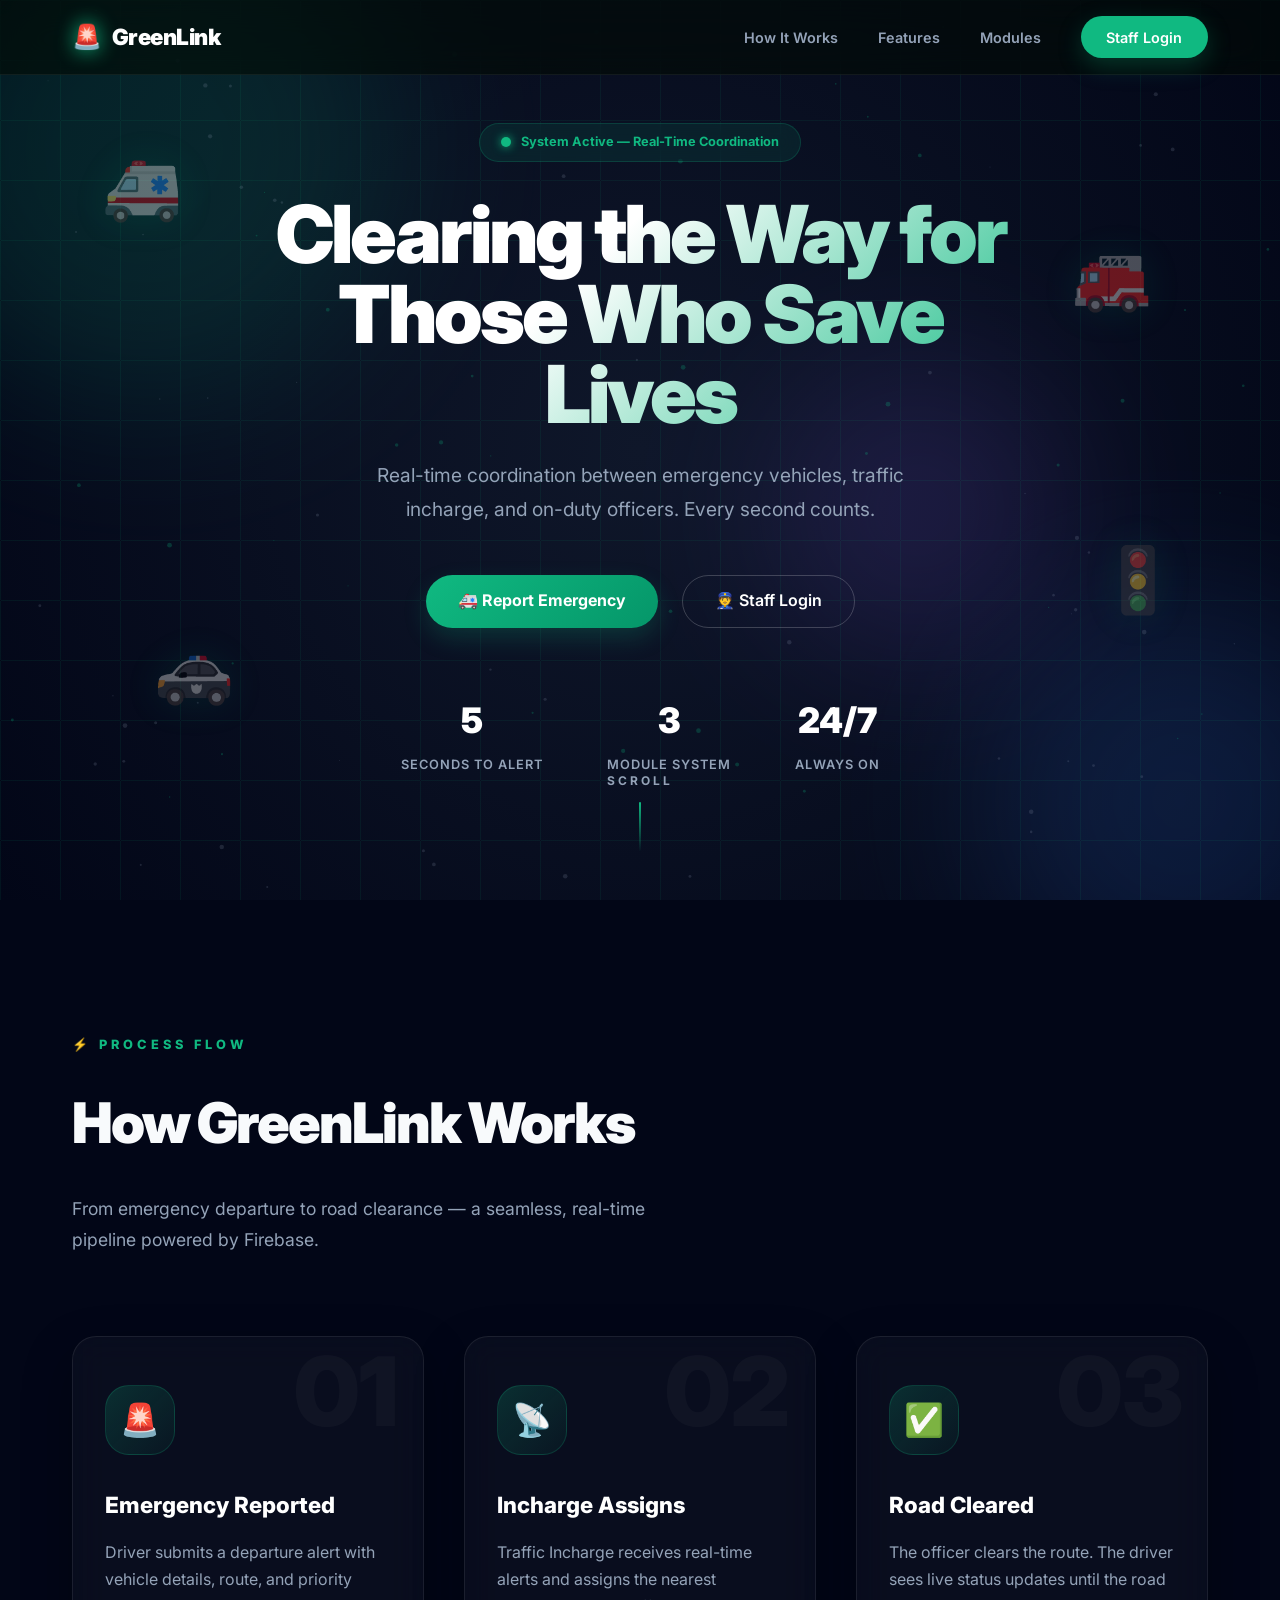
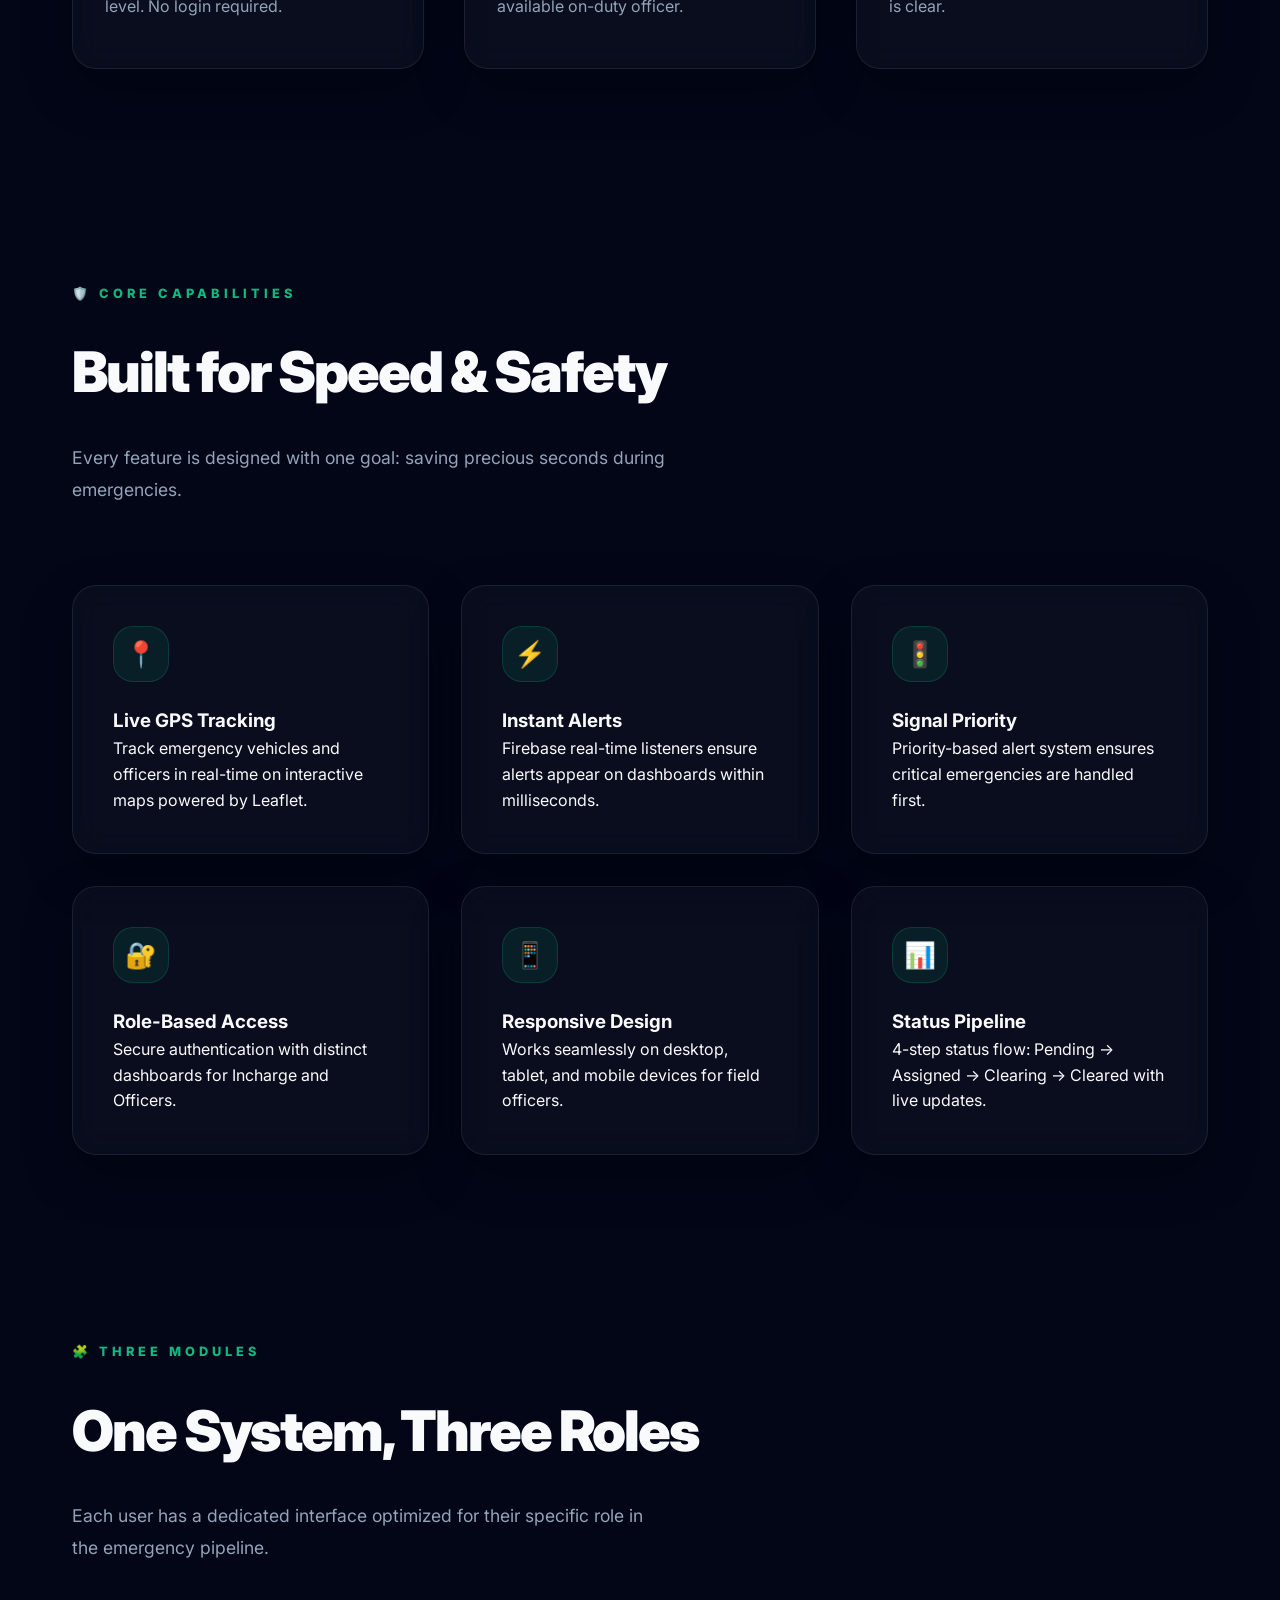
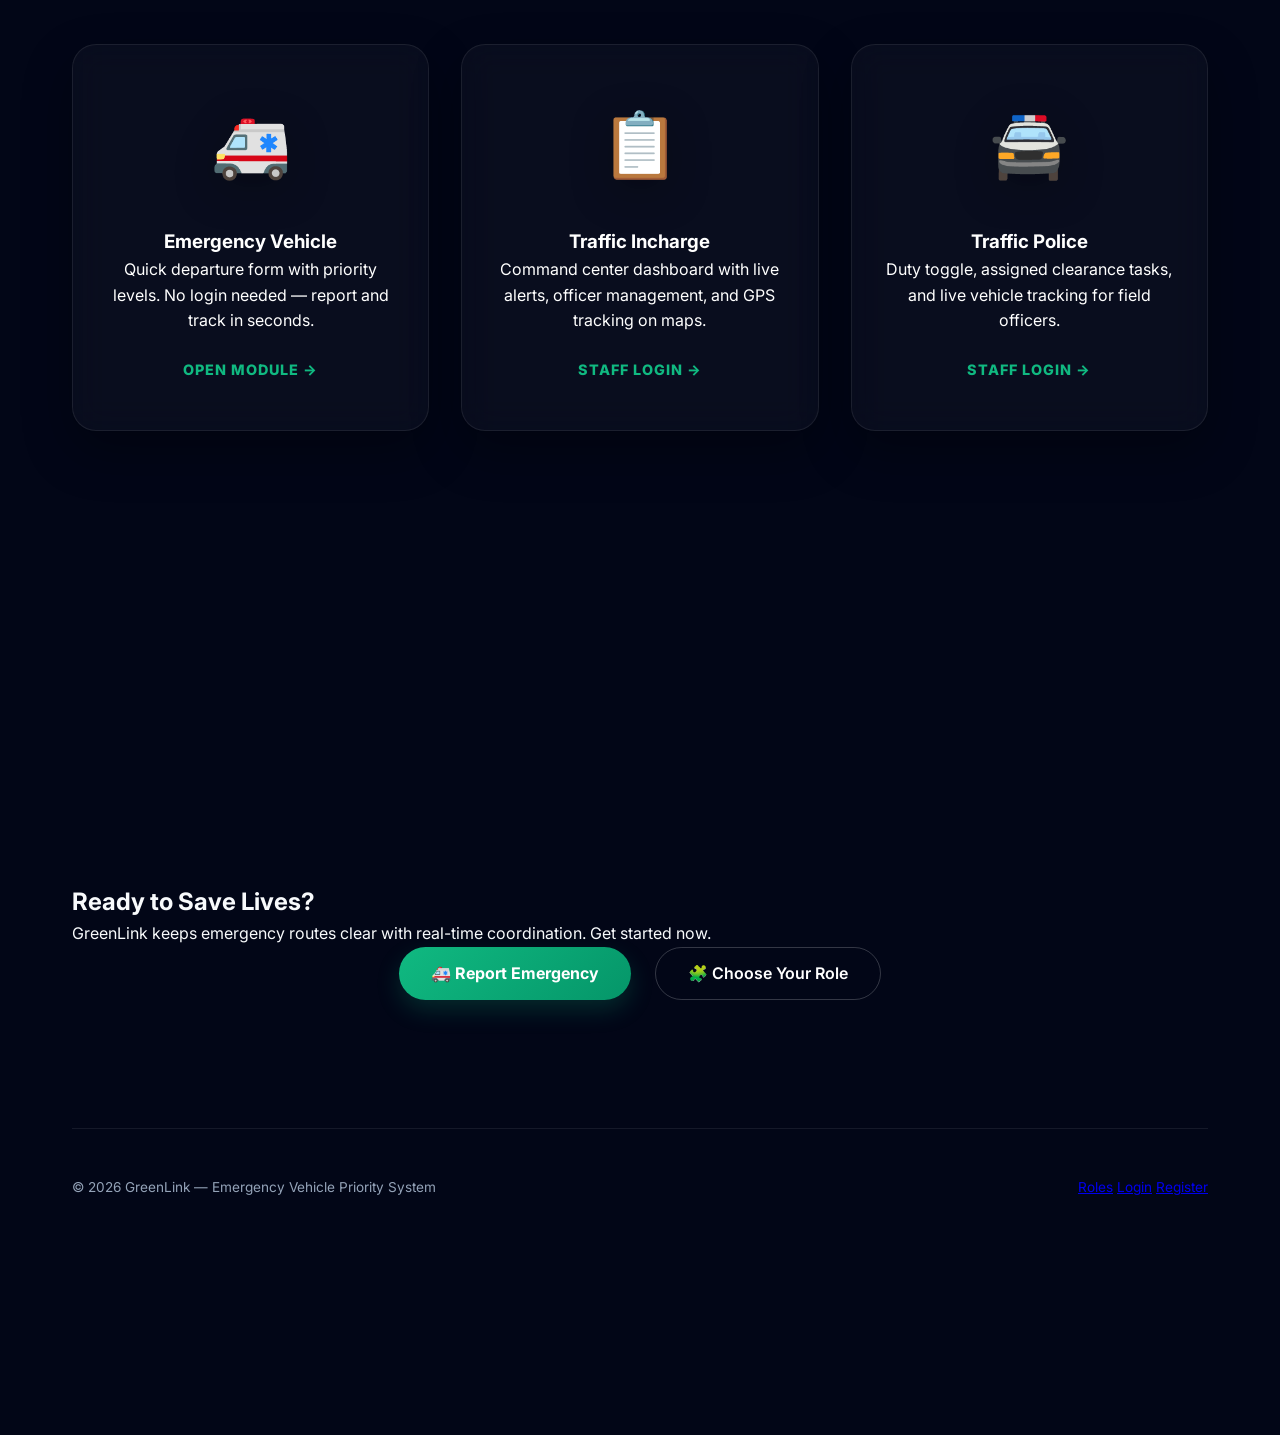
<file: GreenLink---A-Emergency-vehicle-tracking-reporting-and-traffic-clearance-system-main/index.html>
<!DOCTYPE html>
<html lang="en">

<head>
    <meta charset="UTF-8">
    <meta name="viewport" content="width=device-width, initial-scale=1.0">
    <title>GreenLink — Emergency Vehicle Priority System</title>
    <link href="https://fonts.googleapis.com/css2?family=Inter:wght@400;500;600;700;800;900&display=swap"
        rel="stylesheet">
    <link rel="stylesheet" href="styles/global.css">
    <style>
        .section-inner {
            width: 100%;
            max-width: 1200px;
            margin: 0 auto;
            padding: 5rem 2rem;
            position: relative;
            z-index: 10;
        }

        .nav-container {
            width: 100%;
            max-width: 1200px;
            margin: 0 auto;
            padding: 0 2rem;
            display: flex;
            align-items: center;
            justify-content: space-between;
        }

        /* ─── Navbar ─── */
        .navbar {
            position: fixed;
            top: 0;
            left: 0;
            right: 0;
            z-index: 1000;
            padding: 1rem 0;
            background: rgba(2, 6, 23, 0.7);
            backdrop-filter: blur(20px);
            border-bottom: 1px solid var(--glass-border);
            transition: all 0.4s;
        }

        .nav-brand {
            display: flex;
            align-items: center;
            gap: 0.6rem;
            text-decoration: none;
        }

        .nav-brand .icon {
            font-size: 1.5rem;
            filter: drop-shadow(0 0 10px var(--primary));
        }

        .nav-brand .name {
            font-weight: 900;
            font-size: 1.4rem;
            color: #ffffff;
            letter-spacing: -0.5px;
        }

        .nav-links {
            display: flex;
            gap: 2.5rem;
            align-items: center;
        }

        .nav-links a {
            color: var(--text-dim);
            text-decoration: none;
            font-size: 0.9rem;
            font-weight: 600;
            transition: color 0.3s;
        }

        .nav-links a:hover {
            color: var(--primary);
        }

        .nav-cta {
            background: var(--primary) !important;
            color: #ffffff !important;
            padding: 0.6rem 1.6rem;
            border-radius: 999px;
            font-size: 0.85rem;
            font-weight: 800;
            text-decoration: none;
            transition: all 0.3s;
            border: none;
            box-shadow: 0 8px 25px rgba(16, 185, 129, 0.25);
        }

        .nav-cta:hover {
            transform: translateY(-2px);
            box-shadow: 0 12px 30px rgba(16, 185, 129, 0.4);
            color: #ffffff !important;
        }

        #particle-canvas {
            position: fixed;
            top: 0;
            left: 0;
            width: 100%;
            height: 100%;
            z-index: 1;
            pointer-events: none;
            opacity: 0.6;
        }

        /* ─── 3D Perspective Container ─── */
        .scene {
            perspective: 2000px;
            overflow-x: hidden;
        }

        /* ─── Sections ─── */
        section {
            position: relative;
            min-height: 100vh;
            display: flex;
            align-items: center;
            justify-content: center;
            overflow: hidden;
        }

        /* ─── HERO ─── */
        .hero {
            background: transparent;
        }

        .hero-bg-grid {
            position: absolute;
            inset: 0;
            opacity: 0.08;
            pointer-events: none;
            background-image: url("data:image/svg+xml,%3Csvg width='60' height='60' viewBox='0 0 60 60' xmlns='http://www.w3.org/2000/svg'%3E%3Cg fill='none'%3E%3Cg fill='%2310b981' fill-opacity='1'%3E%3Cpath d='M0 0h1v60H0zM60 0h1v60h-1zM0 0v1h61V0zM0 60v1h61v-1z'/%3E%3C/g%3E%3C/g%3E%3C/svg%3E");
        }

        .hero-content {
            text-align: center;
            z-index: 10;
            max-width: 800px;
            padding: 0 1.5rem;
        }

        .hero-badge {
            display: inline-flex;
            align-items: center;
            gap: 0.6rem;
            background: rgba(16, 185, 129, 0.1);
            border: 1px solid rgba(16, 185, 129, 0.2);
            padding: 0.5rem 1.3rem;
            border-radius: 999px;
            font-size: 0.8rem;
            font-weight: 700;
            color: var(--primary);
            margin-bottom: 2rem;
            backdrop-filter: blur(10px);
        }

        .hero-badge .pulse-dot {
            width: 10px;
            height: 10px;
            border-radius: 50%;
            background: var(--primary);
            box-shadow: 0 0 10px var(--primary);
            animation: blink 1.5s infinite;
        }

        @keyframes blink {

            0%,
            100% {
                opacity: 1;
                transform: scale(1);
            }

            50% {
                opacity: 0.4;
                transform: scale(0.8);
            }
        }

        .hero h1 {
            font-size: clamp(3rem, 7vw, 5rem);
            font-weight: 950;
            line-height: 1;
            letter-spacing: -3px;
            margin-bottom: 1.5rem;
            background: linear-gradient(135deg, #ffffff 40%, var(--primary) 100%);
            -webkit-background-clip: text;
            -webkit-text-fill-color: transparent;
        }

        .hero p {
            font-size: 1.2rem;
            color: var(--text-dim);
            line-height: 1.8;
            max-width: 600px;
            margin: 0 auto 3rem;
        }

        .hero-cta-row {
            display: flex;
            gap: 1.5rem;
            justify-content: center;
            flex-wrap: wrap;
            margin-bottom: 4rem;
        }

        .hero-stats {
            display: flex;
            gap: 4rem;
            justify-content: center;
            flex-wrap: wrap;
        }

        .hero-stat .num {
            font-size: 2.2rem;
            font-weight: 900;
            color: white;
            display: block;
            margin-bottom: 0.2rem;
        }

        .hero-stat .label {
            font-size: 0.8rem;
            color: var(--text-dim);
            font-weight: 600;
            text-transform: uppercase;
            letter-spacing: 1px;
        }

        /* Floating 3D Elements */
        .float-el {
            position: absolute;
            pointer-events: none;
            font-size: 4rem;
            opacity: 0.4;
            filter: drop-shadow(0 0 20px rgba(16, 185, 129, 0.3));
            transition: transform 0.1s ease-out;
            will-change: transform;
        }

        /* Scroll indicator */
        .scroll-hint {
            position: absolute;
            bottom: 3rem;
            left: 50%;
            transform: translateX(-50%);
            display: flex;
            flex-direction: column;
            align-items: center;
            gap: 0.75rem;
            color: var(--text-dim);
            font-size: 0.75rem;
            font-weight: 700;
            letter-spacing: 3px;
            text-transform: uppercase;
        }

        .scroll-line {
            width: 2px;
            height: 50px;
            background: linear-gradient(to bottom, var(--primary), transparent);
            animation: scrollLine 2s infinite ease-in-out;
            border-radius: 99px;
        }

        @keyframes scrollLine {
            0% {
                transform: scaleY(0);
                transform-origin: top;
                opacity: 0;
            }

            50% {
                transform: scaleY(1);
                transform-origin: top;
                opacity: 1;
            }

            100% {
                transform: scaleY(0);
                transform-origin: bottom;
                opacity: 0;
            }
        }

        /* ─── HOW IT WORKS ─── */
        .section-label {
            display: inline-flex;
            align-items: center;
            gap: 0.6rem;
            font-size: 0.8rem;
            font-weight: 800;
            text-transform: uppercase;
            letter-spacing: 4px;
            color: var(--primary);
            margin-bottom: 1.5rem;
        }

        .section-title {
            font-size: clamp(2.5rem, 5vw, 3.5rem);
            font-weight: 900;
            letter-spacing: -2px;
            margin-bottom: 1.5rem;
        }

        .section-desc {
            color: var(--text-dim);
            font-size: 1.1rem;
            max-width: 600px;
            line-height: 1.8;
            margin-bottom: 5rem;
        }

        .steps-grid {
            display: grid;
            grid-template-columns: repeat(3, 1fr);
            gap: 2.5rem;
        }

        .step-card {
            padding: 3rem 2rem;
            text-align: left;
            position: relative;
            overflow: hidden;
        }

        .step-num {
            position: absolute;
            top: 1rem;
            right: 1.5rem;
            font-size: 6rem;
            font-weight: 950;
            color: rgba(255, 255, 255, 0.03);
            line-height: 0.8;
        }

        .step-icon {
            width: 70px;
            height: 70px;
            border-radius: 1.5rem;
            display: flex;
            align-items: center;
            justify-content: center;
            font-size: 2rem;
            margin-bottom: 2rem;
            background: linear-gradient(135deg, rgba(16, 185, 129, 0.2), rgba(16, 185, 129, 0.05));
            border: 1px solid rgba(16, 185, 129, 0.2);
            position: relative;
            z-index: 2;
        }

        .step-card h3 {
            font-size: 1.4rem;
            font-weight: 800;
            margin-bottom: 1rem;
            color: white;
        }

        .step-card p {
            font-size: 1rem;
            color: var(--text-dim);
            line-height: 1.7;
        }

        /* ─── FEATURES ─── */
        .features-grid {
            display: grid;
            grid-template-columns: repeat(3, 1fr);
            gap: 2rem;
        }

        .feature-card {
            padding: 2.5rem;
            text-align: left;
        }

        .feature-icon {
            width: 56px;
            height: 56px;
            border-radius: 1.25rem;
            display: flex;
            align-items: center;
            justify-content: center;
            font-size: 1.6rem;
            margin-bottom: 1.5rem;
            background: rgba(16, 185, 129, 0.1);
            border: 1px solid rgba(16, 185, 129, 0.2);
            color: var(--primary);
        }

        /* ─── MODULES ─── */
        .modules-grid {
            display: grid;
            grid-template-columns: repeat(3, 1fr);
            gap: 2rem;
        }

        .module-card {
            display: block;
            text-decoration: none;
            color: white;
            padding: 3rem 2rem;
            text-align: center;
            position: relative;
            overflow: hidden;
        }

        .module-icon {
            font-size: 4rem;
            margin-bottom: 2rem;
            display: block;
            filter: drop-shadow(0 10px 20px rgba(0, 0, 0, 0.3));
            transition: transform 0.5s cubic-bezier(0.16, 1, 0.3, 1);
        }

        .module-card:hover .module-icon {
            transform: scale(1.2) translateY(-10px);
        }

        .module-link {
            display: inline-flex;
            align-items: center;
            gap: 0.5rem;
            color: var(--primary);
            font-size: 0.9rem;
            font-weight: 800;
            text-transform: uppercase;
            letter-spacing: 1px;
            margin-top: 1.5rem;
        }

        /* ─── FOOTER ─── */
        .footer {
            padding-top: 10rem;
        }

        .footer-bottom {
            margin-top: 8rem;
            padding: 3rem 0;
            border-top: 1px solid var(--glass-border);
            display: flex;
            align-items: center;
            justify-content: space-between;
            color: var(--text-dim);
            font-size: 0.85rem;
        }

        @media (max-width: 1024px) {

            .steps-grid,
            .features-grid,
            .modules-grid {
                grid-template-columns: repeat(2, 1fr);
            }
        }

        @media (max-width: 768px) {
            .navbar {
                padding: 0.8rem 0;
            }

            .nav-container {
                padding: 0 1.5rem;
            }

            .nav-links {
                display: none;
            }

            .steps-grid,
            .features-grid,
            .modules-grid {
                grid-template-columns: 1fr;
            }

            .hero h1 {
                font-size: 3.5rem;
            }

            .hero-stats {
                gap: 1.5rem;
            }

            .footer-bottom {
                flex-direction: column;
                gap: 1rem;
                text-align: center;
            }
        }

        @media (max-width: 480px) {
            .hero h1 {
                font-size: 2.2rem;
            }

            .hero-cta-row {
                flex-direction: column;
                align-items: center;
            }
        }
    </style>
</head>

<body>

    <div class="ambient-bg">
        <canvas id="particle-canvas"></canvas>
        <div class="orb orb-1"></div>
        <div class="orb orb-2"></div>
        <div class="orb orb-3"></div>
    </div>

    <!-- Navbar -->
    <nav class="navbar" id="navbar">
        <div class="nav-container">
            <a href="#" class="nav-brand">
                <span class="icon">🚨</span>
                <span class="name">GreenLink</span>
            </a>
            <div class="nav-links">
                <a href="#how-it-works">How It Works</a>
                <a href="#features">Features</a>
                <a href="#modules">Modules</a>
                <a href="login.html" class="nav-cta">Staff Login</a>
            </div>
        </div>
    </nav>

    <div class="scene">

        <!-- ═══ SECTION 1: HERO ═══ -->
        <section class="hero" id="hero">
            <div class="hero-bg-grid"></div>

            <div class="float-el" style="top: 15%; left: 8%;">🚑</div>
            <div class="float-el" style="top: 25%; right: 10%;">🚒</div>
            <div class="float-el" style="bottom: 20%; left: 12%;">🚓</div>
            <div class="float-el" style="bottom: 30%; right: 8%;">🚦</div>

            <div class="hero-content">
                <div class="hero-badge reveal">
                    <span class="pulse-dot"></span>
                    System Active — Real-Time Coordination
                </div>
                <h1 class="reveal">Clearing the Way for Those Who Save Lives</h1>
                <p class="reveal">
                    Real-time coordination between emergency vehicles, traffic incharge, and on-duty officers.
                    Every second counts.
                </p>
                <div class="hero-cta-row reveal">
                    <a href="driver.html" class="btn-premium">🚑 Report Emergency</a>
                    <a href="login.html" class="btn-ghost">👮 Staff Login</a>
                </div>
                <div class="hero-stats reveal">
                    <div class="hero-stat">
                        <span class="num" data-count="5">0</span>
                        <span class="label">Seconds to Alert</span>
                    </div>
                    <div class="hero-stat">
                        <span class="num" data-count="3">0</span>
                        <span class="label">Module System</span>
                    </div>
                    <div class="hero-stat">
                        <span class="num">24/7</span>
                        <span class="label">Always On</span>
                    </div>
                </div>
            </div>

            <div class="scroll-hint">
                <span>Scroll</span>
                <div class="scroll-line"></div>
            </div>
        </section>

        <!-- ═══ SECTION 2: HOW IT WORKS ═══ -->
        <section class="how-it-works" id="how-it-works">
            <div class="section-inner">
                <div class="section-label reveal">⚡ Process Flow</div>
                <h2 class="section-title reveal">How GreenLink Works</h2>
                <p class="section-desc reveal">
                    From emergency departure to road clearance — a seamless, real-time pipeline powered by Firebase.
                </p>

                <div class="steps-grid">
                    <div class="step-card glass-card reveal">
                        <div class="step-num">01</div>
                        <div class="step-icon">🚨</div>
                        <h3>Emergency Reported</h3>
                        <p>Driver submits a departure alert with vehicle details, route, and priority level. No login
                            required.</p>
                    </div>
                    <div class="step-card glass-card reveal">
                        <div class="step-num">02</div>
                        <div class="step-icon">📡</div>
                        <h3>Incharge Assigns</h3>
                        <p>Traffic Incharge receives real-time alerts and assigns the nearest available on-duty officer.
                        </p>
                    </div>
                    <div class="step-card glass-card reveal">
                        <div class="step-num">03</div>
                        <div class="step-icon">✅</div>
                        <h3>Road Cleared</h3>
                        <p>The officer clears the route. The driver sees live status updates until the road is clear.
                        </p>
                    </div>
                </div>
            </div>
        </section>

        <!-- ═══ SECTION 3: FEATURES ═══ -->
        <section class="features" id="features">
            <div class="section-inner">
                <div class="section-label reveal">🛡️ Core Capabilities</div>
                <h2 class="section-title reveal">Built for Speed & Safety</h2>
                <p class="section-desc reveal">
                    Every feature is designed with one goal: saving precious seconds during emergencies.
                </p>

                <div class="features-grid">
                    <div class="feature-card glass-card reveal">
                        <div class="feature-icon">📍</div>
                        <h3>Live GPS Tracking</h3>
                        <p>Track emergency vehicles and officers in real-time on interactive maps powered by Leaflet.
                        </p>
                    </div>
                    <div class="feature-card glass-card reveal">
                        <div class="feature-icon">⚡</div>
                        <h3>Instant Alerts</h3>
                        <p>Firebase real-time listeners ensure alerts appear on dashboards within milliseconds.</p>
                    </div>
                    <div class="feature-card glass-card reveal">
                        <div class="feature-icon">🚦</div>
                        <h3>Signal Priority</h3>
                        <p>Priority-based alert system ensures critical emergencies are handled first.</p>
                    </div>
                    <div class="feature-card glass-card reveal">
                        <div class="feature-icon">🔐</div>
                        <h3>Role-Based Access</h3>
                        <p>Secure authentication with distinct dashboards for Incharge and Officers.</p>
                    </div>
                    <div class="feature-card glass-card reveal">
                        <div class="feature-icon">📱</div>
                        <h3>Responsive Design</h3>
                        <p>Works seamlessly on desktop, tablet, and mobile devices for field officers.</p>
                    </div>
                    <div class="feature-card glass-card reveal">
                        <div class="feature-icon">📊</div>
                        <h3>Status Pipeline</h3>
                        <p>4-step status flow: Pending → Assigned → Clearing → Cleared with live updates.</p>
                    </div>
                </div>
            </div>
        </section>

        <!-- ═══ SECTION 4: MODULES ═══ -->
        <section class="modules" id="modules">
            <div class="section-inner">
                <div class="section-label reveal">🧩 Three Modules</div>
                <h2 class="section-title reveal">One System, Three Roles</h2>
                <p class="section-desc reveal">
                    Each user has a dedicated interface optimized for their specific role in the emergency pipeline.
                </p>

                <div class="modules-grid">
                    <a href="driver.html" class="module-card glass-card reveal">
                        <span class="module-icon">🚑</span>
                        <h3>Emergency Vehicle</h3>
                        <p>Quick departure form with priority levels. No login needed — report and track in seconds.</p>
                        <span class="module-link">Open Module →</span>
                    </a>
                    <a href="login.html" class="module-card glass-card reveal">
                        <span class="module-icon">📋</span>
                        <h3>Traffic Incharge</h3>
                        <p>Command center dashboard with live alerts, officer management, and GPS tracking on maps.</p>
                        <span class="module-link">Staff Login →</span>
                    </a>
                    <a href="login.html" class="module-card glass-card reveal">
                        <span class="module-icon">🚔</span>
                        <h3>Traffic Police</h3>
                        <p>Duty toggle, assigned clearance tasks, and live vehicle tracking for field officers.</p>
                        <span class="module-link">Staff Login →</span>
                    </a>
                </div>
            </div>
        </section>

        <!-- ═══ SECTION 5: FOOTER CTA ═══ -->
        <section class="footer" id="footer">
            <div class="section-inner">
                <h2 class="reveal">Ready to Save Lives?</h2>
                <p class="reveal">
                    GreenLink keeps emergency routes clear with real-time coordination. Get started now.
                </p>
                <div class="hero-cta-row reveal">
                    <a href="driver.html" class="btn-premium">🚑 Report Emergency</a>
                    <a href="choose-profile.html" class="btn-ghost">🧩 Choose Your Role</a>
                </div>

                <div class="footer-bottom">
                    <span>© 2026 GreenLink — Emergency Vehicle Priority System</span>
                    <div class="footer-links">
                        <a href="choose-profile.html">Roles</a>
                        <a href="login.html">Login</a>
                        <a href="register.html">Register</a>
                    </div>
                </div>
            </div>
        </section>

    </div><!-- .scene -->


    <script>
        // ── IntersectionObserver for scroll-reveal ──
        const observer = new IntersectionObserver((entries) => {
            entries.forEach(entry => {
                if (entry.isIntersecting) {
                    entry.target.classList.add('visible');
                }
            });
        }, { threshold: 0.1, rootMargin: '0px 0px -60px 0px' });

        document.querySelectorAll('.reveal').forEach(el => observer.observe(el));

        // ── Navbar background on scroll ──
        window.addEventListener('scroll', () => {
            const navbar = document.getElementById('navbar');
            if (window.scrollY > 80) {
                navbar.style.background = 'rgba(2, 10, 4, 0.92)';
                navbar.style.borderBottomColor = 'rgba(255,255,255,0.1)';
            } else {
                navbar.style.background = 'rgba(2, 10, 4, 0.6)';
                navbar.style.borderBottomColor = 'rgba(255,255,255,0.06)';
            }
        });

        // ── Count-up animation for stats ──
        const counters = document.querySelectorAll('.num[data-count]');
        const counterObserver = new IntersectionObserver((entries) => {
            entries.forEach(entry => {
                if (entry.isIntersecting) {
                    const el = entry.target;
                    const target = parseInt(el.dataset.count);
                    let current = 0;
                    const step = () => {
                        current++;
                        el.textContent = current;
                        if (current < target) requestAnimationFrame(step);
                    };
                    step();
                    counterObserver.unobserve(el);
                }
            });
        }, { threshold: 0.5 });
        counters.forEach(c => counterObserver.observe(c));

        // ── 3D Parallax on mouse move (hero only) ──
        const hero = document.querySelector('.hero');
        const floatEls = document.querySelectorAll('.float-el');
        hero.addEventListener('mousemove', (e) => {
            const rect = hero.getBoundingClientRect();
            const x = (e.clientX - rect.left) / rect.width - 0.5;
            const y = (e.clientY - rect.top) / rect.height - 0.5;
            floatEls.forEach((el, i) => {
                const depth = (i + 1) * 12;
                el.style.transform = `translate(${x * depth}px, ${y * depth}px) rotateY(${x * 10}deg) rotateX(${-y * 10}deg)`;
            });
        });
    </script>
    <script src="js/particles.js"></script>
</body>

</html>
</file>
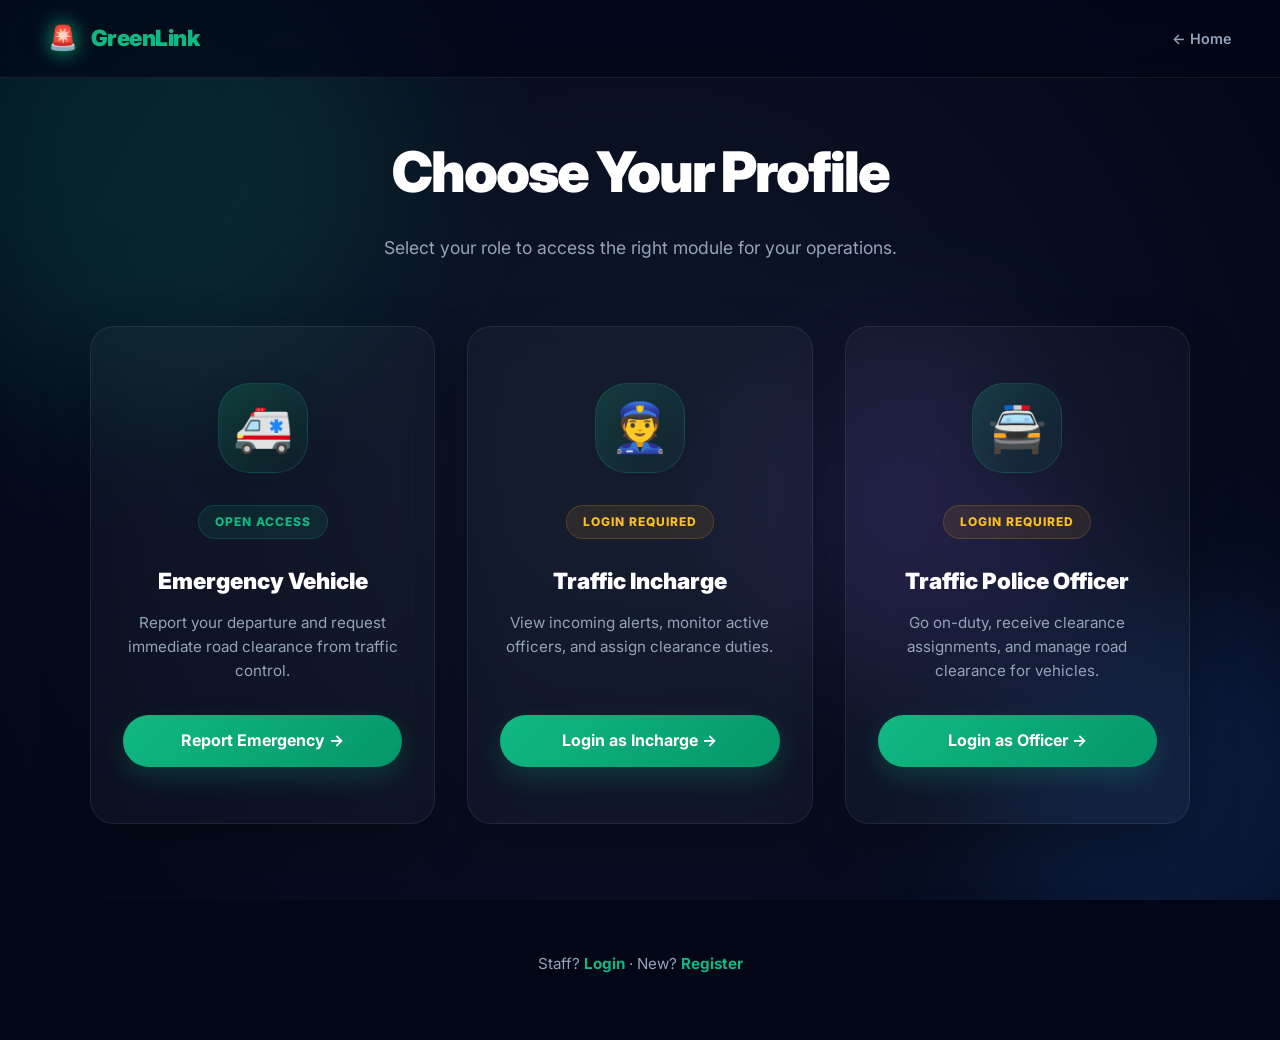
<file: GreenLink---A-Emergency-vehicle-tracking-reporting-and-traffic-clearance-system-main/choose-profile.html>
<!DOCTYPE html>
<html lang="en">

<head>
    <meta charset="UTF-8">
    <meta name="viewport" content="width=device-width, initial-scale=1.0">
    <title>Choose Profile | GreenLink</title>
    <link href="https://fonts.googleapis.com/css2?family=Inter:wght@400;500;600;700;800;900&display=swap" rel="stylesheet">
    <link rel="stylesheet" href="styles/global.css">
    <style>
        body {
            min-height: 100vh;
            display: flex;
            flex-direction: column;
        }
        .header {
            background: rgba(2, 6, 23, 0.7);
            backdrop-filter: blur(20px);
            padding: 1.2rem 3rem;
            display: flex; align-items: center; justify-content: space-between;
            border-bottom: 1px solid var(--glass-border);
            position: fixed; top: 0; left: 0; right: 0; z-index: 1000;
        }
        .header-logo { display: flex; align-items: center; gap: 0.8rem; text-decoration: none; }
        .header-logo .icon { font-size: 1.5rem; filter: drop-shadow(0 0 10px var(--primary)); }
        .header-logo .text { color: var(--primary); font-weight: 900; font-size: 1.4rem; letter-spacing: -0.5px; }
        .header-back { color: var(--text-dim); text-decoration: none; font-size: 0.9rem; font-weight: 600; transition: color 0.3s; }
        .header-back:hover { color: var(--primary); }
        
        .main { flex: 1; display: flex; flex-direction: column; align-items: center; justify-content: center; padding: 8rem 1.5rem 4rem; position: relative; z-index: 10; }
        
        .title-section { text-align: center; margin-bottom: 4rem; }
        .title-section h1 { font-size: clamp(2.5rem, 5vw, 3.5rem); font-weight: 950; color: white; margin-bottom: 1rem; letter-spacing: -2px; }
        .title-section p { font-size: 1.1rem; color: var(--text-dim); max-width: 600px; line-height: 1.6; }
        
        .cards-grid { display: grid; grid-template-columns: repeat(3, 1fr); gap: 2rem; max-width: 1100px; width: 100%; }
        
        .profile-card {
            padding: 3.5rem 2rem; text-align: center;
            text-decoration: none; color: inherit;
            display: flex; flex-direction: column; align-items: center;
        }
        
        .card-icon {
            width: 90px; height: 90px; margin-bottom: 2rem;
            background: linear-gradient(135deg, rgba(16, 185, 129, 0.2), rgba(16, 185, 129, 0.05));
            border: 1px solid rgba(16, 185, 129, 0.2);
            border-radius: 2rem; display: flex; align-items: center; justify-content: center;
            font-size: 3rem; transition: all 0.5s cubic-bezier(0.16, 1, 0.3, 1);
            filter: drop-shadow(0 10px 20px rgba(0,0,0,0.3));
        }
        .profile-card:hover .card-icon { transform: scale(1.15) translateY(-5px) rotate(5deg); border-color: var(--primary); }
        
        .card-title { font-size: 1.4rem; font-weight: 900; color: white; margin-bottom: 0.75rem; }
        .card-desc { font-size: 0.95rem; color: var(--text-dim); line-height: 1.6; margin-bottom: 2rem; flex-grow: 1; }
        
        .card-badge {
            display: inline-block; font-size: 0.75rem; font-weight: 800;
            padding: 0.4rem 1rem; border-radius: 999px; margin-bottom: 1.5rem;
            text-transform: uppercase; letter-spacing: 1px;
        }
        .badge-noauth { background: rgba(16, 185, 129, 0.1); color: var(--primary); border: 1px solid rgba(16, 185, 129, 0.2); }
        .badge-auth { background: rgba(245, 158, 11, 0.1); color: #fbbf24; border: 1px solid rgba(245, 158, 11, 0.2); }
        
        .card-action {
            width: 100%; justify-content: center;
        }
        
        .footer-note { text-align: center; padding: 4rem 1rem; font-size: 0.95rem; color: var(--text-dim); position: relative; z-index: 10; }
        .footer-note a { color: var(--primary); text-decoration: none; font-weight: 700; }
        .footer-note a:hover { text-decoration: underline; }

        @media (max-width: 992px) {
            .cards-grid { grid-template-columns: repeat(2, 1fr); }
        }
        @media (max-width: 768px) {
            .cards-grid { grid-template-columns: 1fr; max-width: 400px; }
            .header { padding: 1.2rem 1.5rem; }
            .title-section h1 { font-size: 2.2rem; }
        }
    </style>
</head>

<body>
    <div class="ambient-bg">
        <div class="orb orb-1"></div>
        <div class="orb orb-2"></div>
        <div class="orb orb-3"></div>
    </div>

    <header class="header">
        <a href="index.html" class="header-logo">
            <div class="icon">🚨</div>
            <span class="text">GreenLink</span>
        </a>
        <a href="index.html" class="header-back">← Home</a>
    </header>

    <main class="main">
        <div class="title-section reveal visible">
            <h1>Choose Your Profile</h1>
            <p>Select your role to access the right module for your operations.</p>
        </div>

        <div class="cards-grid">
            <!-- Emergency Vehicle -->
            <a href="driver.html" class="profile-card glass-card floating reveal visible" style="animation-delay: 0.1s;">
                <div class="card-icon">🚑</div>
                <span class="card-badge badge-noauth">Open Access</span>
                <h2 class="card-title">Emergency Vehicle</h2>
                <p class="card-desc">Report your departure and request immediate road clearance from traffic control.</p>
                <span class="card-action btn-premium">Report Emergency →</span>
            </a>

            <!-- Traffic Incharge -->
            <a href="login.html" class="profile-card glass-card floating reveal visible" style="animation-delay: 0.2s;">
                <div class="card-icon">👮</div>
                <span class="card-badge badge-auth">Login Required</span>
                <h2 class="card-title">Traffic Incharge</h2>
                <p class="card-desc">View incoming alerts, monitor active officers, and assign clearance duties.</p>
                <span class="card-action btn-premium">Login as Incharge →</span>
            </a>

            <!-- Traffic Police Officer -->
            <a href="login.html" class="profile-card glass-card floating reveal visible" style="animation-delay: 0.3s;">
                <div class="card-icon">🚔</div>
                <span class="card-badge badge-auth">Login Required</span>
                <h2 class="card-title">Traffic Police Officer</h2>
                <p class="card-desc">Go on-duty, receive clearance assignments, and manage road clearance for vehicles.</p>
                <span class="card-action btn-premium">Login as Officer →</span>
            </a>
        </div>
    </main>

    <footer class="footer-note reveal visible">
        <p>Staff? <a href="login.html">Login</a> · New? <a href="register.html">Register</a></p>
    </footer>
</body>

</html>
</file>
<file: GreenLink---A-Emergency-vehicle-tracking-reporting-and-traffic-clearance-system-main/styles/global.css>
:root {
    --bg-deep: #020617;
    --bg-dark: #0a0f1e;
    --primary: #10b981;
    --primary-glow: rgba(16, 185, 129, 0.4);
    --secondary: #34d399;
    --accent: #059669;
    --text-main: #f8fafc;
    --text-dim: #94a3b8;
    --glass-bg: rgba(255, 255, 255, 0.03);
    --glass-border: rgba(255, 255, 255, 0.08);
    --glass-blur: blur(16px);
    --card-shadow: 0 20px 50px rgba(0, 0, 0, 0.3);
    --glow-shadow: 0 0 30px rgba(16, 185, 129, 0.15);
}

* {
    margin: 0;
    padding: 0;
    box-sizing: border-box;
}

body {
    font-family: 'Inter', sans-serif;
    background-color: var(--bg-deep);
    color: var(--text-main);
    line-height: 1.6;
    overflow-x: hidden;
}

/* Ambient Background Orbs */
.ambient-bg {
    position: fixed;
    top: 0;
    left: 0;
    width: 100%;
    height: 100%;
    z-index: -1;
    overflow: hidden;
    background: radial-gradient(circle at 50% 50%, #0f172a 0%, #020617 100%);
}

.orb {
    position: absolute;
    border-radius: 50%;
    filter: blur(80px);
    opacity: 0.15;
    animation: moveOrb 20s infinite alternate ease-in-out;
}

.orb-1 { width: 500px; height: 500px; background: var(--primary); top: -100px; left: -100px; }
.orb-2 { width: 400px; height: 400px; background: #3b82f6; bottom: -100px; right: -100px; animation-delay: -5s; }
.orb-3 { width: 300px; height: 300px; background: #8b5cf6; top: 40%; left: 60%; animation-delay: -10s; }

@keyframes moveOrb {
    0% { transform: translate(0, 0) scale(1); }
    100% { transform: translate(100px, 50px) scale(1.1); }
}

/* Glassmorphism Classes */
.glass-card {
    background: var(--glass-bg);
    backdrop-filter: var(--glass-blur);
    -webkit-backdrop-filter: var(--glass-blur);
    border: 1px solid var(--glass-border);
    border-radius: 1.5rem;
    box-shadow: var(--card-shadow);
    transition: all 0.4s cubic-bezier(0.16, 1, 0.3, 1);
}

.glass-card:hover {
    border-color: rgba(16, 185, 129, 0.3);
    box-shadow: var(--glow-shadow);
    transform: translateY(-5px) scale(1.01);
}

/* Floating Animation */
@keyframes float {
    0%, 100% { transform: translateY(0); }
    50% { transform: translateY(-15px); }
}

.floating {
    animation: float 6s ease-in-out infinite;
}

/* Scroll Reveal */
.reveal {
    opacity: 0;
    transform: translateY(30px);
    transition: all 0.8s cubic-bezier(0.16, 1, 0.3, 1);
}

.reveal.visible {
    opacity: 1;
    transform: translateY(0);
}

/* Buttons */
.btn-premium {
    background: linear-gradient(135deg, var(--primary), var(--accent));
    color: white;
    padding: 0.8rem 2rem;
    border-radius: 999px;
    font-weight: 700;
    text-decoration: none;
    display: inline-flex;
    align-items: center;
    gap: 0.5rem;
    border: none;
    cursor: pointer;
    transition: all 0.3s cubic-bezier(0.16, 1, 0.3, 1);
    box-shadow: 0 10px 25px rgba(16, 185, 129, 0.2);
}

.btn-premium:hover {
    transform: translateY(-3px) scale(1.05);
    box-shadow: 0 15px 35px rgba(16, 185, 129, 0.4);
}

.btn-ghost {
    background: transparent;
    color: white;
    padding: 0.8rem 2rem;
    border-radius: 999px;
    font-weight: 600;
    text-decoration: none;
    display: inline-flex;
    align-items: center;
    gap: 0.5rem;
    border: 1px solid rgba(255, 255, 255, 0.2);
    cursor: pointer;
    transition: all 0.3s;
}

.btn-ghost:hover {
    background: rgba(255, 255, 255, 0.05);
    border-color: var(--primary);
    transform: translateY(-2px);
}

/* Custom Scrollbar */
::-webkit-scrollbar { width: 8px; }
::-webkit-scrollbar-track { background: var(--bg-deep); }
::-webkit-scrollbar-thumb { background: #334155; border-radius: 4px; }
::-webkit-scrollbar-thumb:hover { background: #475569; }
</file>
